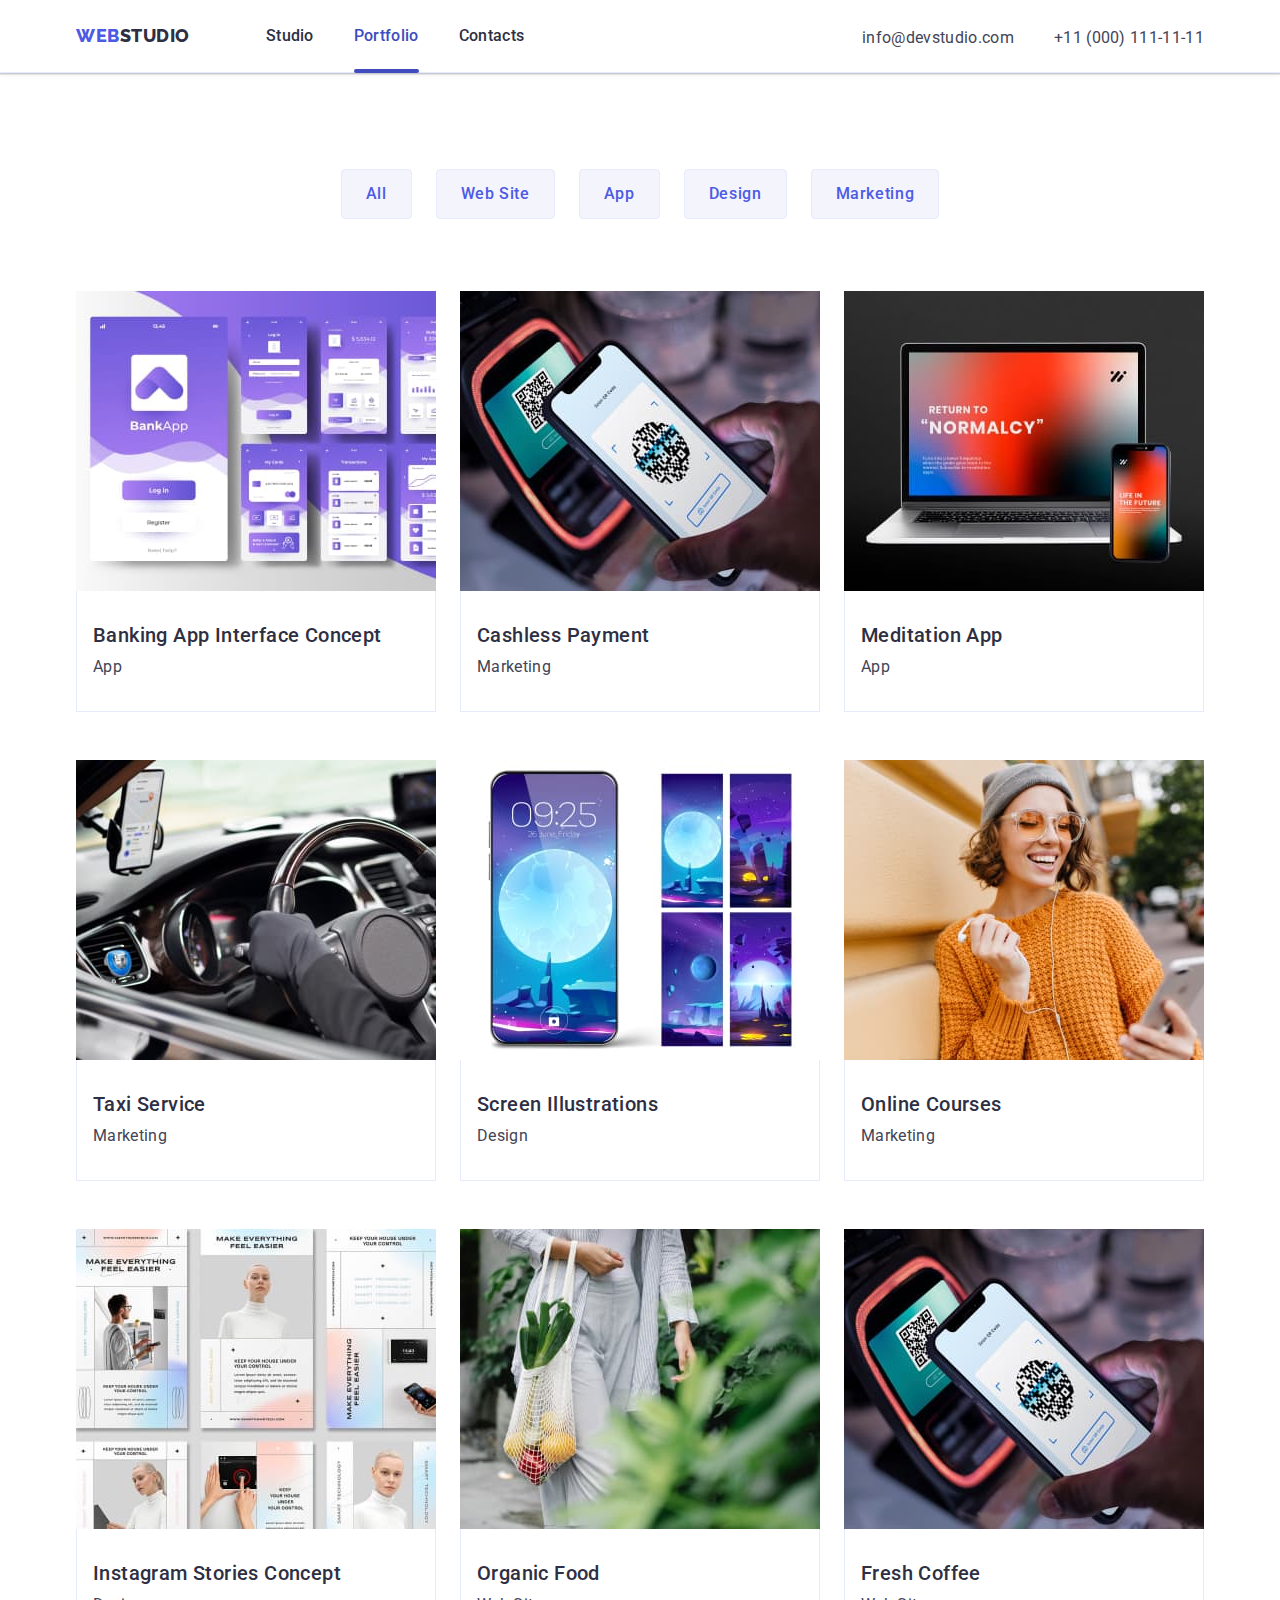
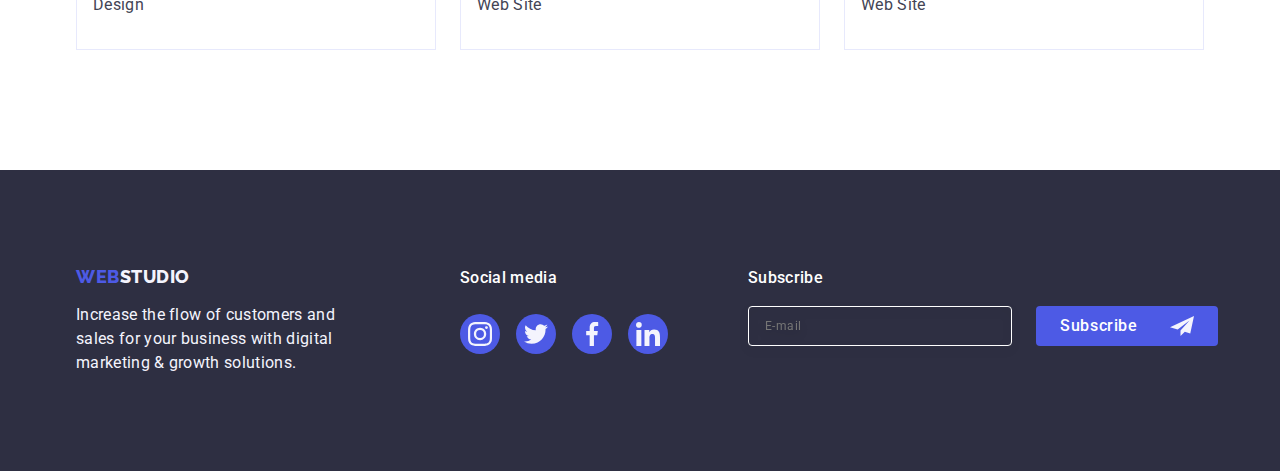
<file: portfolio.html>
<!DOCTYPE html>
<html lang="en">
  <head>
    <meta charset="UTF-8" />
    <meta http-equiv="X-UA-Compatible" content="IE=edge" />
    <meta name="viewport" content="width=device-width, initial-scale=1.0" />
    <title>WebStudio2</title>
    <link
      rel="stylesheet"
      href="https://cdn.jsdelivr.net/npm/modern-normalize@2.0.0/modern-normalize.min.css"
    />
    <link rel="preconnect" href="https://fonts.googleapis.com" />
    <link rel="preconnect" href="https://fonts.gstatic.com" crossorigin />
    <link
      href="https://fonts.googleapis.com/css2?family=Raleway:wght@800&family=Roboto:wght@400;500;700;900&display=swap"
      rel="stylesheet"
    />
    <link rel="stylesheet" href="./css/styles.css" />
  </head>
  <body>
    <header class="open">
      <div class="container header-div">
        <nav class="header-nav">
          <a class="logo link" href="./index.html">
            Web<span class="logotope">Studio</span></a
          >
          <ul class="list header-ul">
            <li>
              <a class="onelinks link" href="./index.html">Studio</a>
            </li>
            <li>
              <a class="onelinks link active" href="./portfolio.html"
                >Portfolio</a
              >
            </li>
            <li><a class="onelinks link" href="">Contacts</a></li>
          </ul>
        </nav>
        <address class="net">
          <ul class="list header-ct">
            <li>
              <a class="contacts link" href="mailto:info@devstudio.com"
                >info@devstudio.com</a
              >
            </li>
            <li>
              <a class="contacts link" href="tel:+110001111111"
                >+11 (000) 111-11-11</a
              >
            </li>
          </ul>
        </address>
      </div>
    </header>
    <main>
      <section class="main-portfolio">
        <div class="container">
          <h1 hidden class="visually-hidden">pressbutton</h1>
          <ul class="list portfolio-button">
            <li><button class="pressbutton" type="button">All</button></li>
            <li><button class="pressbutton" type="button">Web Site</button></li>
            <li><button class="pressbutton" type="button">App</button></li>
            <li><button class="pressbutton" type="button">Design</button></li>
            <li>
              <button class="pressbutton" type="button">Marketing</button>
            </li>
          </ul>

          <ul class="list portfolio-pictures">
            <li class="portfolio-im">
              <a class="link portfolio-link" href="">
                <div class="portfolio-window">
                  <img src="./images/dz2/img.jpg" alt="вкладки" width="360" />

                  <p class="overlay">
                    14 Stylish and User-Friendly App Design Concepts · Task
                    Manager App · Calorie Tracker App · Exotic Fruit Ecommerce
                    App · Cloud Storage App
                  </p>
                </div>
                <div class="portfolio-text">
                  <h2 class="page">Banking App Interface Concept</h2>
                  <p class="tab">App</p>
                </div>
              </a>
            </li>
            <li class="portfolio-im">
              <a class="link portfolio-link" href="">
                <div class="portfolio-window">
                  <img src="./images/dz2/img1.jpg" alt="сканер" width="360" />

                  <p class="overlay">
                    14 Stylish and User-Friendly App Design Concepts · Task
                    Manager App · Calorie Tracker App · Exotic Fruit Ecommerce
                    App · Cloud Storage App
                  </p>
                </div>
                <div class="portfolio-text">
                  <h2 class="page">Cashless Payment</h2>
                  <p class="tab">Marketing</p>
                </div>
              </a>
            </li>
            <li class="portfolio-im">
              <a class="link portfolio-link" href="">
                <div class="portfolio-window">
                  <img src="./images/dz2/img2.jpg" alt="сканер" width="360" />

                  <p class="overlay">
                    14 Stylish and User-Friendly App Design Concepts · Task
                    Manager App · Calorie Tracker App · Exotic Fruit Ecommerce
                    App · Cloud Storage App
                  </p>
                </div>
                <div class="portfolio-text">
                  <h2 class="page">Meditation App</h2>
                  <p class="tab">App</p>
                </div>
              </a>
            </li>
            <li class="portfolio-im">
              <a class="link portfolio-link" href="">
                <div class="portfolio-window">
                  <img src="./images/dz2/img3.jpg" alt="сканер" width="360" />

                  <p class="overlay">
                    14 Stylish and User-Friendly App Design Concepts · Task
                    Manager App · Calorie Tracker App · Exotic Fruit Ecommerce
                    App · Cloud Storage App
                  </p>
                </div>
                <div class="portfolio-text">
                  <h2 class="page">Taxi Service</h2>
                  <p class="tab">Marketing</p>
                </div>
              </a>
            </li>
            <li class="portfolio-im">
              <a class="link portfolio-link" href="">
                <div class="portfolio-window">
                  <img src="./images/dz2/img4.jpg" alt="сканер" width="360" />

                  <p class="overlay">
                    14 Stylish and User-Friendly App Design Concepts · Task
                    Manager App · Calorie Tracker App · Exotic Fruit Ecommerce
                    App · Cloud Storage App
                  </p>
                </div>
                <div class="portfolio-text">
                  <h2 class="page">Screen Illustrations</h2>
                  <p class="tab">Design</p>
                </div>
              </a>
            </li>
            <li class="portfolio-im">
              <a class="link portfolio-link" href="">
                <div class="portfolio-window">
                  <img src="./images/dz2/img5.jpg" alt="сканер" width="360" />

                  <p class="overlay">
                    14 Stylish and User-Friendly App Design Concepts · Task
                    Manager App · Calorie Tracker App · Exotic Fruit Ecommerce
                    App · Cloud Storage App
                  </p>
                </div>
                <div class="portfolio-text">
                  <h2 class="page">Online Courses</h2>
                  <p class="tab">Marketing</p>
                </div>
              </a>
            </li>
            <li class="portfolio-im">
              <a class="link portfolio-link" href="">
                <div class="portfolio-window">
                  <img src="./images/dz2/img6.jpg" alt="сканер" width="360" />

                  <p class="overlay">
                    14 Stylish and User-Friendly App Design Concepts · Task
                    Manager App · Calorie Tracker App · Exotic Fruit Ecommerce
                    App · Cloud Storage App
                  </p>
                </div>
                <div class="portfolio-text">
                  <h2 class="page">Instagram Stories Concept</h2>
                  <p class="tab">Design</p>
                </div>
              </a>
            </li>
            <li class="portfolio-im">
              <a class="link portfolio-link" href="">
                <div class="portfolio-window">
                  <img src="./images/dz2/img7.jpg" alt="сканер" width="360" />

                  <p class="overlay">
                    14 Stylish and User-Friendly App Design Concepts · Task
                    Manager App · Calorie Tracker App · Exotic Fruit Ecommerce
                    App · Cloud Storage App
                  </p>
                </div>
                <div class="portfolio-text">
                  <h2 class="page">Organic Food</h2>
                  <p class="tab">Web Site</p>
                </div>
              </a>
            </li>
            <li class="portfolio-im">
              <a class="link portfolio-link" href="">
                <div class="portfolio-window">
                  <img src="./images/dz2/img1.jpg" alt="сканер" width="360" />

                  <p class="overlay">
                    14 Stylish and User-Friendly App Design Concepts · Task
                    Manager App · Calorie Tracker App · Exotic Fruit Ecommerce
                    App · Cloud Storage App
                  </p>
                </div>
                <div class="portfolio-text">
                  <h2 class="page">Fresh Coffee</h2>
                  <p class="tab">Web Site</p>
                </div>
              </a>
            </li>
          </ul>
        </div>
      </section>
    </main>

    <footer class="basement">
      <div class="container div-footer">
        <div class="footer-increase">
          <a class="logo link logo-footer" href="./index.html">
            Web<span class="spam">Studio</span></a
          >
          <p class="increase">
            Increase the flow of customers and sales for your business with
            digital marketing & growth solutions.
          </p>
        </div>
        <div class="social-footer">
          <p class="social-to">Social media</p>
          <ul class="list social-network-fo">
            <li class="social-li">
              <a href="" class="social-fo" aria-label="instagram"
                ><svg class="network" width="24" height="24">
                  <use href="./images/icons.svg#icon-instagram"></use>
                </svg>
              </a>
            </li>
            <li class="social-li">
              <a href="" class="social-fo" aria-label="twitter"
                ><svg class="network" width="24" height="24">
                  <use href="./images/icons.svg#icon-twitter-1"></use>
                </svg>
              </a>
            </li>
            <li class="social-li">
              <a href="" class="social-fo" aria-label="facebook"
                ><svg class="network" width="24" height="24">
                  <use href="./images/icons.svg#icon-facebook"></use>
                </svg>
              </a>
            </li>
            <li class="social-li">
              <a href="" class="social-fo" aria-label="linkedin"
                ><svg class="network" width="24" height="24">
                  <use href="./images/icons.svg#icon-linkedin"></use>
                </svg>
              </a>
            </li>
          </ul>
        </div>
        <div class="form-div">
          <p class="form-p">Subscribe</p>
          <form class="form-fooret">
            <label class="form-lable">
              <input
                class="form-input-email"
                name="email"
                type="email"
                placeholder="E-mail"
              />
            </label>
            <button class="form-button" type="submit">
              Subscribe
              <svg class="network-one" width="24" height="24">
                <use href="./images/icons.svg#icon-Frame"></use>
              </svg>
            </button>
          </form>
        </div>
      </div>
    </footer>
  </body>
</html>
</file>
<file: css/styles.css>
:root {
  --primary-navy-color: #2e2f42;
  --primary-slate-color: #434455;
  --primary-cloud-color: #f4f4fd;
  --primary-white-color: #ffffff;
  --primary-iris-color: #4d5ae5;
  --primary-ocean-color: #404bbf;
  --primary-light-color: #8e8f99;
  --cloud-color: #f4f4fd;
  --green-color: #31d0aa;

  --primary-text: "Roboto", sans-serif;
  --secondary-text: "Raleway", sans-serif;
  --border-color-button: #e7e9fc;
}

h1,
h2,
h3,
p {
  margin-bottom: 0;
  margin-top: 0;
}
ul {
  margin-top: 0;
  margin-bottom: 0;
  padding-left: 0;
}
img {
  display: block;
}

body {
  font-family: "Roboto", sans-serif;
  color: #434455;
  background-color: #ffffff;
}
input {
  font-family: sans-serif;
}
div {
  display: block;
}
/* Голова */
.open {
  box-shadow: 0px 2px 1px rgba(46, 47, 66, 0.08),
    0px 1px 1px rgba(46, 47, 66, 0.16), 0px 1px 6px rgba(46, 47, 66, 0.08);
}
.logo {
  font-family: "Raleway", sans-serif;
  font-weight: 800;
  font-size: 18px;
  text-transform: uppercase;
  line-height: 1.17;
  letter-spacing: 0.03em;
  color: #4d5ae5;
  text-decoration: none;

  display: inline-block;
}
@media screen and (min-width: 768px) {
  .logo {
    margin-right: 76px;
  }
}

.link {
  text-decoration: none;

  transition-duration: 250ms;
  transition-timing-function: cubic-bezier(0.4, 0, 0.2, 1);
  transition-property: color;
}
.logotope {
  color: #2e2f42;
}

.onelinks {
  color: var(--primary-navy-color);

  font-size: 36px;

  font-weight: 700;
  line-height: 1.11;
  letter-spacing: 0.72px;
  display: block;
  font-family: "Roboto", sans-serif;
}
@media screen and (min-width: 768px) {
  .onelinks {
    font-weight: 500;
    font-size: 16px;
    letter-spacing: 0.02em;
    text-decoration: none;

    line-height: 1.5;
    padding: 24px 0;
    display: flex;
    flex-direction: row;
    gap: 40px;

    align-items: center;
    transition: color 250ms cubic-bezier(0.4, 0, 0.2, 1);
  }
}

.onelinks:hover,
.onelinks:focus {
  color: var(--primary-ocean-color);
}

.link:hover,
.link:focus {
  color: var(--primary-ocean-color);
}

.contacts {
  display: none;
}

@media screen and (min-width: 768px) {
  .contacts {
    font-family: "Roboto", sans-serif;
    font-size: 12px;
    line-height: 1.5;
    letter-spacing: 0.02em;
    color: var(--primary-slate-color);
    text-decoration: none;
    display: block;
    gap: 40px;
    transition: color 250ms cubic-bezier(0.4, 0, 0.2, 1);
    margin-bottom: 12px;
  }
}
@media screen and (min-width: 1158px) {
  .contacts {
    font-size: 16px;
  }
}

.contacts:hover {
  color: var(--primary-ocean-color);
}
.contacts:focus {
  color: var(--primary-ocean-color);
}
@media screen and (min-width: 768px) {
  .header-ct {
    margin-top: 16px;
  }
}
@media screen and (min-width: 1158px) {
  .header-ct {
    gap: 40px;
  }
}
.list {
  list-style: none;
  font-style: normal;
}

.net {
  font-style: normal;
}
@media screen and (min-width: 768px) {
  .net {
    display: block;
  }
}
/* Главная страницв */
.firstpage {
  background-color: var(--primary-navy-color);

  /* padding-top: 188px;
  padding-bottom: 188px; */
  padding-top: 112px;
  padding-bottom: 112px;
  background-image: linear-gradient(
      rgba(46, 47, 66, 0.7),
      rgba(46, 47, 66, 0.7)
    ),
    url(../images/mobail/Dark-bgmobal@1x.jpg);

  background-repeat: no-repeat;
  background-position: center;
  background-size: cover;
  max-width: 100%;
  text-align: center;
  margin: 0 auto;
}
@media (min-device-pixel-ratio: 2),
  (min-resolution: 192dpi),
  (min-resolution: 2dppx) {
  .firstpage {
    background-image: linear-gradient(
        to bottom,
        rgba(46, 47, 66, 0.7),
        rgba(46, 47, 66, 0.7)
      ),
      url(../images/mobail/Dark-bgmoba@2x.jpg);
  }
}
@media only screen and (min-width: 1158px) {
  .firstpage {
    padding-top: 188px;
    padding-bottom: 188px;
  }
}
@media only screen and (min-width: 1158px) {
  .firstpage {
    max-width: 1440px;
    background-image: linear-gradient(
        rgba(46, 47, 66, 0.7),
        rgba(46, 47, 66, 0.7)
      ),
      url(../images/comp/comp@1x.jpg);
  }
  @media (min-device-pixel-ratio: 2),
    (min-resolution: 192dpi),
    (min-resolution: 2dppx) {
    .firstpage {
      background-image: linear-gradient(
          rgba(46, 47, 66, 0.7),
          rgba(46, 47, 66, 0.7)
        ),
        url(../images/comp/comp@2x.jpg);
    }
  }
}

@media (min-device-pixel-ratio: 2),
  (min-resolution: 192dpi),
  (min-resolution: 2dppx) {
  .firstpage {
    background-image: linear-gradient(
        rgba(46, 47, 66, 0.7),
        rgba(46, 47, 66, 0.7)
      ),
      url(../images/mobail/Dark-bgmoba@2x.jpg);
  }
}
@media only screen and (min-width: 429px) {
  .firstpage {
    background-image: linear-gradient(
        rgba(46, 47, 66, 0.7),
        rgba(46, 47, 66, 0.7)
      ),
      url(../images/tabl/Dark-bgtabl@1x.jpg);
  }
  @media (min-device-pixel-ratio: 2),
    (min-resolution: 192dpi),
    (min-resolution: 2dppx) {
    .firstpage {
      background-image: linear-gradient(
          rgba(46, 47, 66, 0.7),
          rgba(46, 47, 66, 0.7)
        ),
        url(../images/tabl/Dark-bgtabl@2x.jpg);
    }
  }
}
@media only screen and (min-width: 769px) {
  .firstpage {
    max-width: 1440px;
    background-image: linear-gradient(
        rgba(46, 47, 66, 0.7),
        rgba(46, 47, 66, 0.7)
      ),
      url(../images/desk/people-office-desk@1x.jpeg);
  }
  @media (min-device-pixel-ratio: 2),
    (min-resolution: 192dpi),
    (min-resolution: 2dppx) {
    .firstpage {
      background-image: linear-gradient(
          rgba(46, 47, 66, 0.7),
          rgba(46, 47, 66, 0.7)
        ),
        url(../images/desk/people-office1desk@2x.jpg);
    }
  }
}
.two-container {
  margin-bottom: 8px;
}
.titles {
  font-family: "Roboto", sans-serif;
  color: var(--primary-white-color);
  text-align: center;

  /* Header 2 */

  font-size: 36px;

  font-weight: 700;
  line-height: 1.11;
  letter-spacing: 0.72px;
  max-width: 320px;
  margin-left: auto;
  margin-right: auto;
  margin-bottom: 72px;
}
@media only screen and (min-width: 768px) {
  .titles {
    font-size: 56px;
    line-height: 1.07;
    max-width: 496px;
    line-height: 1.07;
    letter-spacing: 0.02em;

    max-width: 496px;
    margin-bottom: 36px;
  }
}
@media only screen and (min-width: 1158px) {
  .titles {
    margin-bottom: 48px;
  }
}

.orders {
  background-color: #4d5ae5;
  font-family: "Roboto", sans-serif;
  font-weight: 500;
  font-size: 16px;
  line-height: 1.5;
  letter-spacing: 0.04em;
  cursor: pointer;
  color: var(--primary-white-color);
  display: block;

  height: 56px;
  border: none;
  border-radius: 4px;
  min-width: 169px;
  margin-left: auto;
  margin-right: auto;

  box-shadow: 0px 4px 4px 0px rgba(0, 0, 0, 0.15);
  transition-duration: 250ms;
  transition-timing-function: cubic-bezier(0.4, 0, 0.2, 1);
  transition-property: background-color;
}
.orders:hover {
  background-color: var(--primary-ocean-color);
}
.orders:focus {
  background-color: var(--primary-ocean-color);
}

/* статьи */
.section-box {
  gap: 72px 24px;
}
.text-four {
  max-width: 396px;
  /* width: calc((100% - 3 * 24px) / 4); */
}
@media screen and (min-width: 768px) {
  .text-four {
    max-width: 356px;
    display: flex;
    flex-wrap: wrap;
  }
}
@media screen and (min-width: 1158px) {
  .text-four {
    max-width: 264px;
  }
}
.strategy {
  font-family: "Roboto", sans-serif;
  font-weight: 700px;
  font-size: 36px;
  line-height: 1.11;
  letter-spacing: 0.72;
  text-align: center;
  margin-bottom: 8px;
  color: var(--primary-navy-color);
}
@media screen and (min-width: 768px) {
  .strategy {
    text-align: left;
  }

  @media screen and (min-width: 1158px) {
    .strategy {
      font-weight: 500;
      font-size: 20px;
      line-height: 1.2;
      letter-spacing: 0.02em;
    }
  }
}

.text {
  font-size: 16px;

  line-height: 1.5;
  letter-spacing: 0.02em;
  color: var(--primary-slate-color);
  font-family: "Roboto", sans-serif;
}
@media screen and (max-width: 1158px) {
  .text {
    font-weight: 500;
  }
}
@media screen and (min-width: 1158px) {
  .fext {
    font-weight: 400;
    letter-spacing: 0.02em;
    text-align: left;
  }
}
.main-section-two {
  padding-bottom: 96px;
  padding-top: 96px;
}

@media screen and (min-width: 768px) {
  .main-section-two {
    padding-top: 96px;
    padding-bottom: 96px;
  }
}
@media screen and (min-width: 1158px) {
  .main-section-two {
    padding-top: 120px;
    padding-bottom: 120px;
  }
}

.icon-pictures {
  display: none;
}

@media screen and (min-width: 1158px) {
  .icon-pictures {
    border-radius: 4px;
    background-color: var(--cloud-color);
    width: 264px;
    height: 112px;
    align-items: center;
    justify-content: center;
    margin-bottom: 8px;
    display: flex;
  }
}

/* Чем занимаются */
.section-three {
  display: none;
}
@media screen and (min-width: 1158px) {
  .what {
    font-family: "Roboto", sans-serif;
    font-weight: 700;
    font-size: 36px;
    line-height: 1.11;
    letter-spacing: 0.02em;
    color: var(--primary-navy-color);
    text-align: center;
    text-transform: capitalize;
    margin-bottom: 72px;
  }

  .section-three {
    padding-bottom: 120px;
    display: block;
  }
}
.fours {
  background-color: var(--primary-cloud-color);
  display: flex;

  margin: 0 auto;
  padding-top: 96px;
  padding-bottom: 96px;
}
@media screen and (min-width: 1158px) {
  .fours {
    padding: 120px 0;
  }
}
.focus {
  background-color: #ffffff;

  border-radius: 0 0 4px 4px;

  box-shadow: 0px 2px 1px 0px rgba(46, 47, 66, 0.08),
    0px 1px 1px 0px rgba(46, 47, 66, 0.16),
    0px 1px 6px 0px rgba(46, 47, 66, 0.08);
}

.team {
  font-family: "Roboto", sans-serif;
  font-weight: 700;
  font-size: 36px;
  line-height: 1.11;
  letter-spacing: 0.02em;
  text-align: center;
  text-transform: capitalize;
  color: var(--primary-navy-color);
  margin-bottom: 72px;
}
.people {
  font-family: "Roboto", sans-serif;
  font-weight: 500;
  font-size: 20px;
  line-height: 1.2;
  letter-spacing: 0.02em;
  text-align: center;
  color: var(--primary-navy-color);
  background-color: #ffffff;
  text-align: center;
  margin-bottom: 8px;
}
.profession {
  font-family: "Roboto", sans-serif;
  font-weight: 400;
  font-size: 16px;
  line-height: 1.5;
  letter-spacing: 0.02em;
  text-align: center;
  color: var(--primary-slate-color);
  background-color: #ffffff;
  text-align: center;
}

/* Подвал */
.basement {
  background-color: var(--primary-navy-color);
  /* padding-top: 100px;
  padding-bottom: 100px; */

  align-items: center;
  margin-top: auto;
  margin-right: auto;
  padding-top: 96px;
  padding-bottom: 96px;
}
@media screen and (max-width: 1158px) {
  .basement {
    padding-top: 100px;
    padding-bottom: 100px;
  }
}
.increase {
  font-family: "Roboto", sans-serif;
  font-weight: 400;
  font-size: 16px;
  line-height: 1.5;
  letter-spacing: 0.02em;
  color: var(--primary-cloud-color);
  width: 264px;
  height: 72px;
  text-align: left;
  margin: auto;
}
/* Вторая страница */
.pressbutton {
  font-family: "Roboto", sans-serif;
  font-weight: 500;
  font-size: 16px;
  line-height: 1.5;
  letter-spacing: 0.04em;
  color: var(--primary-iris-color);
  background-color: var(--primary-cloud-color);
  cursor: pointer;
  padding: 12px 24px;
  border: 1px solid var(--border-color-button);
  transition: color 250ms cubic-bezier(0.4, 0, 0.2, 1),
    background-color 250ms cubic-bezier(0.4, 0, 0.2, 1),
    border-color 250ms cubic-bezier(0.4, 0, 0.2, 1),
    box-shadow 250ms cubic-bezier(0.4, 0, 0.2, 1);
  border-radius: 4px;
}
.pressbutton:hover {
  color: var(--primary-white-color);
  background-color: var(--primary-ocean-color);
  border: 1px solid transparent;

  box-shadow: 0px 2px 2px 0px rgba(0, 0, 0, 0.12),
    0px 2px 1px 0px rgba(0, 0, 0, 0.08), 0px 3px 1px 0px rgba(0, 0, 0, 0.1);
}
.pressbutton:focus {
  color: var(--primary-white-color);
  background-color: var(--primary-ocean-color);
  border: 1px solid transparent;
  box-shadow: 0px 2px 2px 0px rgba(0, 0, 0, 0.12),
    0px 2px 1px 0px rgba(0, 0, 0, 0.08), 0px 3px 1px 0px rgba(0, 0, 0, 0.1);
}

.web {
  font-family: "Roboto", sans-serif;
  font-weight: 500;
  font-size: 16px;
  line-height: 1.5;
  letter-spacing: 0.04em;
  color: var(--primary-iris-color);
  background-color: var(--primary-cloud-color);
  cursor: pointer;
  transition-duration: 250ms;
  transition-timing-function: cubic-bezier(0.4, 0, 0.2, 1);
  transition-property: background-color;
}
.web:hover {
  color: var(--primary-white-color);
  background-color: var(--primary-ocean-color);
}
.web:focus {
  color: var(--primary-white-color);
  background-color: var(--primary-ocean-color);
}
.app {
  font-family: "Roboto", sans-serif;
  font-weight: 500;
  font-size: 16px;
  line-height: 1.5;
  letter-spacing: 0.04em;
  color: var(--primary-iris-color);
  background-color: var(--primary-cloud-color);
  cursor: pointer;
  transition-duration: 250ms;
  transition-timing-function: cubic-bezier(0.4, 0, 0.2, 1);
  transition-property: background-color;
}
.app:hover {
  color: var(--primary-white-color);
  background-color: var(--primary-ocean-color);
}
.app:focus {
  color: var(--primary-white-color);
  background-color: var(--primary-ocean-color);
}
.design {
  font-family: "Roboto", sans-serif;
  font-weight: 500;
  font-size: 16px;
  line-height: 1.5;
  letter-spacing: 0.04em;
  color: var(--primary-iris-color);
  background-color: var(--primary-cloud-color);
  cursor: pointer;
  transition-duration: 250ms;
  transition-timing-function: cubic-bezier(0.4, 0, 0.2, 1);
  transition-property: background-color;
}
.design:hover {
  color: var(--primary-white-color);
  background-color: var(--primary-ocean-color);
}
.design:focus {
  color: var(--primary-white-color);
  background-color: var(--primary-ocean-color);
}
.list {
  list-style: none;
  display: flex;
  flex-wrap: wrap;
  justify-content: center;
}

.markering {
  font-family: "Roboto", sans-serif;
  font-weight: 500;
  font-size: 16px;
  line-height: 1.5;
  letter-spacing: 0.04em;
  color: var(--primary-iris-color);
  background-color: var(--primary-cloud-color);
  cursor: pointer;
  transition-duration: 250ms;
  transition-timing-function: cubic-bezier(0.4, 0, 0.2, 1);
  transition-property: background-color;
}
.markering:hover {
  color: var(--primary-white-color);
  background-color: var(--primary-ocean-color);
}
.markering:focus {
  color: var(--primary-white-color);
  background-color: var(--primary-ocean-color);
}

.page {
  font-family: "Roboto", sans-serif;
  font-weight: 500;
  font-size: 20px;
  line-height: 1.2;
  letter-spacing: 0.02em;
  color: var(--primary-navy-color);
  margin-bottom: 8px;
}
.tab {
  font-family: "Roboto", sans-serif;
  font-weight: 400;
  font-size: 16px;
  line-height: 1.5;
  letter-spacing: 0.02em;
  color: var(--primary-slate-color);
}

.add {
  font-style: normal;
}
.blue {
  font-style: normal;
}

.spam {
  color: #f4f4fd;
}

.header-nav {
  display: flex;
  align-items: center;
}
@media screen and (min-width: 768px) {
  .header-nav {
    margin-right: 120px;
  }
}
.header-link {
  gap: 40px;
}
.open {
  border-bottom: 1px solid #e7e9fc;
}
/*  base style for mobail  */
.container {
  min-width: 320px;
  max-width: 428px;
  margin-left: auto;
  margin-right: auto;
  padding-left: 16px;
  padding-right: 16px;
}
/* tablet screen */
@media screen and (min-width: 768px) {
  .container {
    max-width: 768px;
  }
  /* desktop screen */
  @media screen and (min-width: 1158px) {
    .container {
      max-width: 1158px;
      padding-right: 15px;
      padding-left: 15px;
    }
  }
}
.header-ul {
  display: flex;
  gap: 40px;
}
@media only screen and (max-width: 768px) {
  .header-ul {
    display: none;
  }
}

.header-div {
  display: flex;
  justify-content: space-between;
  align-items: center;
  height: 72px;
}
.logo-footer {
  margin-bottom: 16px;
}

.visually-hidden {
  position: absolute;
  width: 1px;
  height: 1px;
  margin: -1px;
  border: 0;
  padding: 0;
  white-space: nowrap;
  clip-path: inset(100%);
  clip: rect(0 0 0 0);
  overflow: hidden;
}

.div-three {
  display: flex;
  gap: 24px;
}

.div-three-li {
  width: calc((100%-2 * 24px) / 3);
}

.fours-ul {
  gap: 72px;
}
@media screen and (min-width: 768px) {
  .fours-ul {
    gap: 64px 24px;
  }
}
@media screen and (min-width: 1158px) {
  .fours-ul {
    gap: 24px;
  }
}

.people-div {
  padding: 32px 0;
}
.main-portfolio {
  padding: 96px 0 120px 0;
}
.portfolio-button {
  display: flex;
  justify-content: center;
  gap: 24px;
  margin-bottom: 72px;
}
.portfolio-pictures {
  display: flex;
  flex-wrap: wrap;
  column-gap: 24px;
  row-gap: 48px;
}

.portfolio-im {
  width: calc((100% - 48px) / 3);
  transition-duration: 250ms;
  transition-timing-function: cubic-bezier(0.4, 0, 0.2, 1);
  transition-property: background-color;
  position: relative;
  overflow: hidden;
  transition: box-shadow 250ms cubic-bezier(0.4, 0, 0.2, 1);
}
.portfolio-im:hover {
  box-shadow: 0px 2px 1px 0px rgba(46, 47, 66, 0.08),
    0px 1px 1px 0px rgba(46, 47, 66, 0.16),
    0px 1px 6px 0px rgba(46, 47, 66, 0.08);
}
.portfolio-im:hover .overlay {
  transform: translateY(0);
}

.portfolio-text {
  padding: 32px 16px;
  border: 1px solid var(--border-color-button);
  border-top: none;
}
.portfolio-link {
  display: block;
  transition: box-shadow 250ms cubic-bezier(0.4, 0, 0.2, 1);
}
.portfolio-link:hover {
  box-shadow: 0px 1px 6px rgba(46, 47, 66, 0.08),
    0px 1px 1px rgba(46, 47, 66, 0.16), 0px 2px 1px rgba(46, 47, 66, 0.08);
  transform: translateY(0%);
}
.portfolio-div {
  position: relative;
  overflow: hidden;
}

/* section six */
.section-six {
  padding-top: 96px;
  padding-bottom: 96px;
}
@media screen and (min-width: 1158px) {
  .section-six {
    padding-top: 120px;
    padding-bottom: 120px;
  }
}
.customers {
  font-size: 36px;
  line-height: 1.11;
  text-align: center;
  letter-spacing: 0.02em;
  text-transform: capitalize;
  margin-bottom: 72px;
  color: var(--primary-navy-color);
}
.clients-list {
  display: flex;
  justify-content: center;
  gap: 72px 16px;
}
@media screen and (min-width: 768px) {
  .clients-list {
    gap: 72px 24px;
  }
}
@media screen and (min-width: 1158px) {
  .clients-list {
    gap: 24px;
  }
}

.clients-link {
  display: flex;
  width: 168px;
  height: 88px;
  justify-content: center;
  align-items: center;
  border: 1px solid var(--primary-light-color);
  border-radius: 4px;
  color: var(--primary-light-color);
  transition: border-color 250ms cubic-bezier(0.4, 0, 0.2, 1),
    color 250ms cubic-bezier(0.4, 0, 0.2, 1);
}
@media screen and (max-width: 768px) {
  .clients-link {
    width: 190px;
  }
}
.clients-link:hover,
.clients-link:focus {
  border-color: var(--primary-ocean-color);
  color: var(--primary-ocean-color);
}
.clients-link:hover .clients-icon {
  fill: var(--primary-ocean-color);
}
.clients-icon {
  transition-duration: 250ms;
  transition-timing-function: cubic-bezier(0.4, 0, 0.2, 1);
  transition-property: fill;
  margin: 16px 32px;
  fill: currentColor;
}

.social-network {
  display: flex;
  gap: 24px;
  margin-top: 8px;
  justify-content: center;
}
.social-network-fo {
  display: flex;
  gap: 16px;
  flex-wrap: nowrap;
  justify-content: center;
}
.social-li {
  display: flex;
  gap: 16px;
  margin-top: 8px;
  justify-content: center;
}
.social {
  display: flex;
  background-color: var(--primary-iris-color);
  border-radius: 50%;
  justify-content: center;
  align-items: center;
  width: 40px;
  height: 40px;
  transition-duration: 250ms;
  transition-timing-function: cubic-bezier(0.4, 0, 0.2, 1);
  transition-property: background-color;
}
.social:hover,
.social:focus {
  background-color: var(--primary-ocean-color);
}
.network {
  fill: var(--primary-cloud-color);
  margin: 8px 8px;
}
.network-one {
  fill: var(--primary-cloud-color);
  margin-left: 16px;
}

.social-to {
  font-size: 16px;
  font-weight: 500;
  line-height: 1.5;
  letter-spacing: 0.02em;
  margin-bottom: 16px;
  color: var(--primary-white-color);
  font-family: "Roboto", sans-serif;
}
.social-footer {
  display: flex;
  flex-direction: column;
  min-width: 208px;
  margin-bottom: 72px;
}
@media only screen and (min-width: 1158px) {
  .social-footer {
    margin-bottom: 0;
  }
}
.social-fo {
  display: flex;
  background-color: var(--primary-iris-color);
  border-radius: 50%;
  justify-content: center;
  align-items: center;
  width: 40px;
  height: 40px;
  transition-duration: 250ms;
  transition-timing-function: cubic-bezier(0.4, 0, 0.2, 1);
  transition-property: background-color;
}
.social-fo:hover,
.social-fo:focus {
  background-color: var(--green-color);
}

.footer-increase {
  margin-bottom: 72px;
}
@media screen and (min-width: 768px) {
  .footer-increase {
    margin-right: 24px;
    margin-bottom: 0;
  }
}
@media screen and (min-width: 1158px) {
  .footer-increase {
    margin-right: 120px;
  }
}
.div-footer {
  text-align: center;
}
@media only screen and (min-width: 768px) and (max-width: 1157.98px) {
  .div-footer {
    width: 584px;
  }
}
@media screen and (min-width: 768px) {
  .div-footer {
    display: flex;
    flex-wrap: wrap;
    text-align: left;
  }
}
@media screen and (min-width: 1158px) {
  .div-footer {
    flex-wrap: nowrap;
  }
}
.portfolio-window {
  overflow: hidden;
  position: relative;
}
.overlay {
  background-color: var(--primary-iris-color);
  display: flex;

  align-items: center;
  position: absolute;
  top: 0;
  left: 0;
  width: 100%;
  height: 100%;

  justify-content: center;
  transform: translateY(100%);
  transition: transform 250ms ease-in-out;
  transition-property: transform;
  transition: transform 250ms cubic-bezier(0.4, 0, 0.2, 1);
  color: var(--primary-cloud-color);
  font-size: 16px;

  line-height: 1.5;
  letter-spacing: 0.32px;

  text-align: center;
  padding: 40px 32px;
}

/* window */

.backdrop {
  position: fixed;
  top: 0;
  left: 0;
  width: 100%;
  height: 100%;
  background-color: rgba(46, 47, 66, 0.4);
  transition: opacity 250ms cubic-bezier(0.4, 0, 0.2, 1),
    visibility 250ms cubic-bezier(0.4, 0, 0.2, 1);
}
.is-hidden {
  opacity: 0;
  visibility: hidden;
  pointer-events: none;
}
.modal {
  width: 408px;
  min-height: 584px;
  border-radius: 4px;
  background-color: #fcfcfc;
  box-shadow: 0px 2px 1px 0px rgba(0, 0, 0, 0.2),
    0px 1px 3px 0px rgba(0, 0, 0, 0.12), 0px 1px 1px 0px rgba(0, 0, 0, 0.14);
  position: absolute;
  top: 50%;
  left: 50%;
  transform: translateX(-50%) translateY(-50%);
  padding-right: 0;
  transition: transform 250ms cubic-bezier(0.4, 0, 0.2, 1);
  padding-top: 72px;
  padding-left: 24px;
  padding-right: 24px;
  padding-bottom: 24px;
}
@media screen and (max-width: 427.8px) {
  .modal {
    max-width: 90%;
  }
}

.mogal-icon {
  stroke: var(--primary-navy-color);
  transition: fill 250ms cubic-bezier(0.4, 0, 0.2, 1);
}
.modal-booton {
  position: absolute;
  top: 24px;
  right: 24px;
  width: 24px;
  height: 24px;
  border-radius: 50%;
  border: 1px solid rgba(0, 0, 0, 0.1);
  background-color: #e7e9fc;

  padding: 0;
  display: flex;
  align-items: center;
  justify-content: center;
  cursor: pointer;
  transition: background-color 250ms cubic-bezier(0.4, 0, 0.2, 1),
    border 250ms cubic-bezier(0.4, 0, 0.2, 1);
}
.modal-booton:hover,
.modal-booton:focus {
  border: none;
  background-color: var(--primary-ocean-color);
  fill: var(--primary-white-color);
}
/* Form */
.strong-text {
  display: flex;
  width: 100%;
  flex-direction: column;
  flex-shrink: 0;
  font-size: 16px;
  color: var(--primary-navy-color);

  text-align: center;
  font-size: 16px;
  font-family: Roboto;
  font-weight: 500;
  line-height: 24px;
  letter-spacing: 0.32px;
  margin-bottom: 16px;
}
.modal-form-div {
  margin-bottom: 8px;
}
.modal-form-field {
  display: block;
  margin-bottom: 8px;

  color: #8e8f99;
  font-size: 12px;
  font-family: Roboto;
  font-style: normal;
  font-weight: 400;
  line-height: 1.17;
  letter-spacing: 0.48px;
  display: block;
  margin-bottom: 4px;
}

.modal-form-div-text {
  margin-bottom: 16px;
}

.div-modal {
  position: relative;
}
.modal-form-input {
  width: 100%;
  border-radius: 4px;
  border: 1px solid rgba(46, 47, 66, 0.4);
  height: 40px;
  padding: 8px 38px;
  outline: transparent;
  transition: border-color 250ms cubic-bezier(0.4, 0, 0.2, 1);
  font-size: 18px;
  padding-left: 38px;
  background-color: transparent;
}
.modal-form-input:focus {
  border-color: var(--primary-iris-color);
}
.modal-form-icon {
  fill: var(--primary-navy-color);
  position: absolute;
  left: 16px;

  top: 50%;
  transform: translateY(-50%);

  transition: fill 250ms cubic-bezier(0.4, 0, 0.2, 1);
}
.modal-form-input:focus + .modal-form-icon {
  fill: var(--primary-iris-color);
}
.modal-text {
  width: 100%;
  height: 120px;

  color: rgba(46, 47, 66, 0.4);
  font-size: 12px;
  font-family: Roboto;
  line-height: 1.17;
  letter-spacing: 0.04em;
  background-color: transparent;
  transition: border-color 250ms cubic-bezier(0.4, 0, 0.2, 1);
  border-radius: 4px;
  border: 1px solid rgba(46, 47, 66, 0.4);
  padding: 8px 16px;
  resize: none;
  display: inline-block;
  outline: transparent;
}
.modal-text:focus {
  border-color: var(--primary-iris-color);
}
.placeholder {
  color: rgba(46, 47, 66, 0.4);
}

.form-div {
}
@media only screen and (min-width: 1158px) {
  .form-div {
    margin-left: 80px;
  }
}
.form-p {
  font-size: 16px;
  font-family: Roboto;

  font-weight: 500;
  line-height: 24px;
  letter-spacing: 0.32px;
  margin-bottom: 16px;
  color: var(--primary-white-color);
}
@media only screen and (max-width: 767.8px) {
  .form-fooret {
    display: flex;
    gap: 24px;
    flex-wrap: wrap;
    flex-direction: column;
  }
}
@media only screen and (min-width: 768px) {
  .form-fooret {
    display: flex;
    gap: 24px;
    flex-wrap: wrap;
  }
}
@media only screen and (min-width: 1158px) {
  .form-fooret {
    flex-wrap: nowrap;
  }
}

.form-input-email {
  width: 100%;
  height: 40px;
  border-radius: 4px;
  border: 1px solid var(--primary-white-color);

  color: var(--primary-white-color);
  font-size: 12px;
  font-family: Roboto;
  background-color: transparent;

  font-weight: 400;

  letter-spacing: 0.48px;
  padding-left: 16px;
  line-height: 1.5;
  filter: drop-shadow(0px 4px 4px rgba(0, 0, 0, 0.15));
}
@media only screen (max-width: 428px) {
  .form-input-email {
    width: 100%;
  }
}
@media only screen and (min-width: 768px) {
  .form-input-email {
    width: 264px;
  }
}
.form-email {
  width: 100%;
}
@media only screen and (min-width: 768px) {
  .form-email {
    width: 264px;
  }
}
@media only screen and (min-width: 1158px) {
  .form-email {
    flex-wrap: nowrap;
  }
}

.form-button {
  display: flex;
  padding: 8px 24px;
  justify-content: center;
  align-items: center;
  gap: 16px;
  border-radius: 4px;
  background: var(--primary-iris-color);
  color: var(--primary-white-color);
  border: none;
  color: var(--white, #fff);
  text-align: center;

  font-size: 16px;
  font-family: "Roboto", sans-serif;
  min-width: 165px;
  cursor: pointer;
  margin: 0 auto;
  font-weight: 500;
  line-height: 24px;
  letter-spacing: 0.64px;
  transition-duration: 250ms;
  transition-timing-function: cubic-bezier(0.4, 0, 0.2, 1);
  transition-property: background-color;
  height: 40px;
}

.form-button:hover {
  background-color: var(--primary-ocean-color);
}
.form-button:focus {
  background-color: var(--primary-ocean-color);
}
.user-checbox {
}
.modal-checbox-text {
  font-size: 12px;
  line-height: 1.17;
  letter-spacing: 0.04em;
  color: var(--primary-light-color);
}
.modal-checbox-clic {
  width: 16px;
  height: 16px;
  border: 1px solid rgba(46, 47, 66, 0.4);
  border-radius: 2px;
  display: inline-flex;
  align-items: center;
  justify-content: center;
  fill: transparent;
  transition: background-color 250ms cubic-bezier(0.4, 0, 0.2, 1),
    border 250ms cubic-bezier(0.4, 0, 0.2, 1),
    fill 250ms cubic-bezier(0.4, 0, 0.2, 1);
  display: inline-flex;
  align-items: center;
  justify-content: center;
  fill: transparent;
}

.policy-link {
  color: var(--primary-iris-color);
}
.user-checbox:checked + .modal-checbox-text .modal-checbox-clic {
  border: none;
  fill: var(--primary-cloud-color);
  background-color: var(--primary-ocean-color);
}
.modal-checbox-div {
  margin-bottom: 24px;
}
.button-send {
  display: block;
  min-width: 169px;
  height: 56px;
  font-family: "Roboto", sans-serif;
  font-size: 16px;
  font-weight: 500;
  line-height: 1.5;
  letter-spacing: 0.04em;
  color: var(--primary-white-color);
  cursor: pointer;
  background-color: var(--primary-iris-color);
  border: none;
  border-radius: 4px;
  transition: background-color 250ms cubic-bezier(0.4, 0, 0.2, 1);

  box-shadow: 0px 4px 4px 0px rgba(0, 0, 0, 0.15);

  padding: 16px 32px;
  margin-top: 24px;
  margin-left: auto;
  margin-right: auto;
}
/* Mobail-menu */
.menu-toggle {
  min-height: 24px;
  min-width: 24px;
  display: flex;
  align-items: center;
  justify-content: center;
  margin: 0;
  padding: 0;
  background-color: transparent;
  cursor: pointer;
  border: none;
  border-radius: 50%;
  outline: none;
}

@media (min-width: 768px) {
  .menu-toggle {
    display: none;
  }
}
.menu-toggle.js-close-menu {
  background-color: #e7e9fc;
}

.menu-toggle:hover,
.menu-toggle:focus {
  background-color: rgba(0, 0, 0, 0.1);
}

.menu-container {
  display: flex;
  flex-direction: column;
  position: fixed;
  top: 0;
  left: 0;
  width: 100vw;
  height: 100vh;

  padding: 80px 35px 40px 40px;
  background-color: var(--primary-white-color);
  z-index: 999;
  transform: translateX(100%);
  transition: transform 250ms ease-in-out;
  justify-content: space-between;
}

.menu-container.is-open {
  transform: translateX(0);
}

.menu-container .menu-toggle {
  position: absolute;
  top: 24px;
  right: 16px;
}

.mobile-menu {
  flex-direction: column;
  align-items: start;
  gap: 40px;
  margin-bottom: auto;
  width: fit-content;
}

.mobile-menu .link {
  display: block;

  color: var(--primary-navy-color);
  text-decoration: none;
  gap: 40px;
}
.menu-toggle-icon {
  stroke: var(--primary-navy-color);
}
.mobile-menu .link:hover,
.mobile-menu .link:focus {
  color: var(--primary-ocean-color);
}
.active {
  color: var(--primary-ocean-color);
  position: relative;
}
.active::after {
  display: none;
}
@media screen and (min-width: 768px) {
  .active::after {
    position: absolute;
    border-radius: 2px;
    background-color: var(--primary-ocean-color);
    width: 100%;
    height: 4px;
    content: "";
    bottom: -1px;
    left: 0;
    display: block;
  }
}
.menu-contact {
  gap: 40px;
  font-style: normal;
  flex-direction: column;
  align-items: start;
  margin-bottom: 48px;
}
@media only screen and (min-width: 768px) {
  .menu-ul {
    display: flex;
    gap: 40px;
    flex-wrap: nowrap;
  }
}
.menu-contacts-adress {
  color: var(--primary-iris-color);

  font-size: 36px;
  font-style: normal;
  font-weight: 700;
  line-height: 1.1;
  letter-spacing: 0.72px;
}
@media screen and (max-width: 427.8px) {
  .menu-contacts-adress {
    font-size: 24px;
  }
}

.menu-meil {
  color: var(--primary-slate-color);

  font-size: 20px;
  font-style: normal;
  font-weight: 500;
  line-height: 1.2; /* 120% */
  letter-spacing: 0.4px;
}

.social-network-menu {
  list-style: none;
  display: flex;
  gap: 56px;
}
@media screen and (max-width: 427.8px) {
  .social-network-menu {
    gap: 28px;
  }
}
</file>
